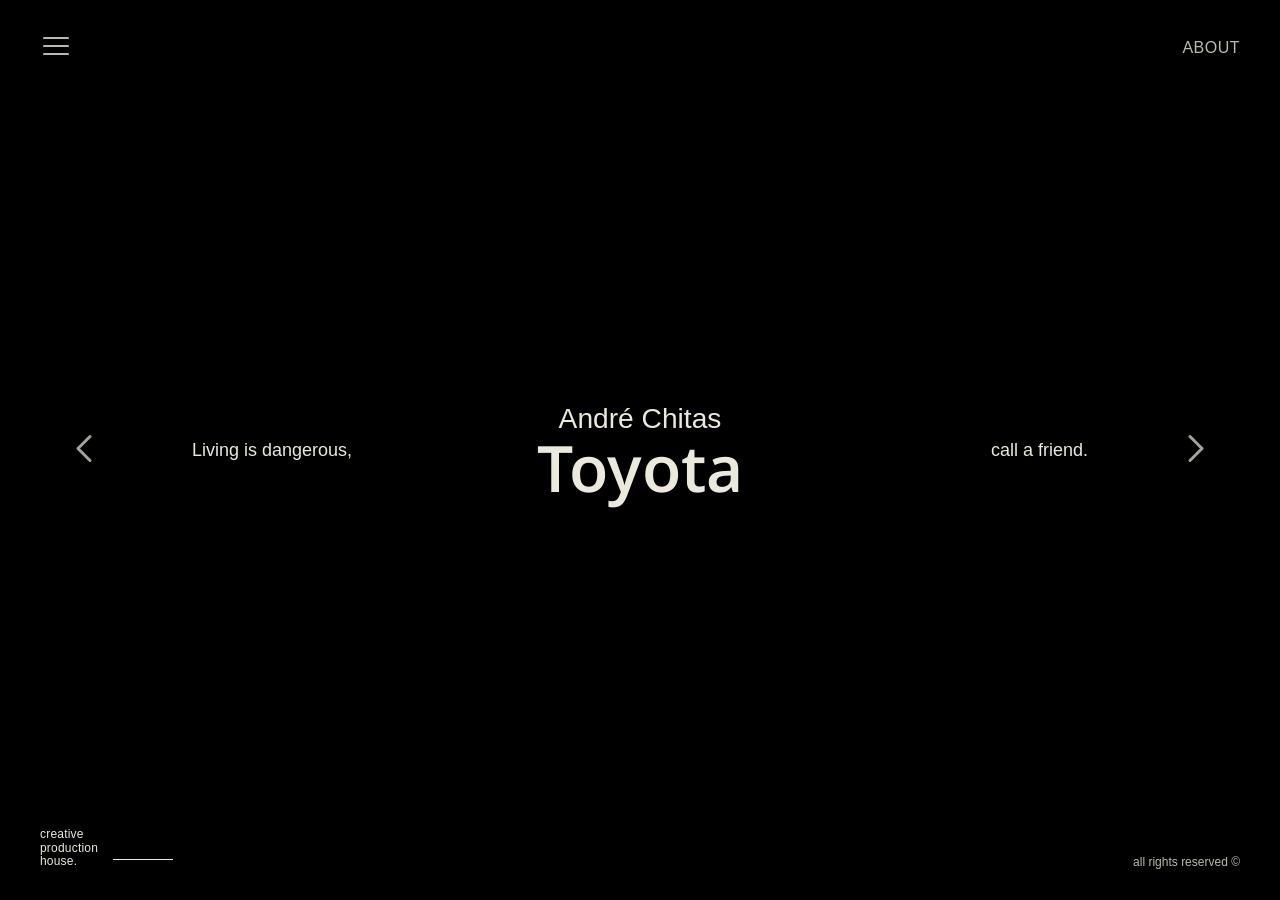
<file: index.html>
<!DOCTYPE html>
<html lang="pt">
<head>
    <meta charset="UTF-8">
    <meta name="viewport" content="width=device-width, initial-scale=1.0">
    <title>B Groove - Home</title>
    <link rel="icon" type="image/svg+xml" href="Asset 1.svg">
    
    <!-- CSS Global do Menu -->
    <link rel="stylesheet" href="nav.css"> 
    
    <!-- CSS Específico da Home -->
    <link rel="stylesheet" href="stylehome.css">
</head>
<body>

    <!-- MENU GLOBAL (Top Bar com Hambúrguer) -->
    <header class="top-bar">
        <button class="menu-toggle" id="menu-toggle" aria-label="Abrir menu">
            <svg width="32" height="32" viewBox="0 0 24 24" fill="none" stroke="currentColor" stroke-width="1.5" stroke-linecap="round">
                <line x1="3" y1="12" x2="21" y2="12"></line>
                <line x1="3" y1="6" x2="21" y2="6"></line>
                <line x1="3" y1="18" x2="21" y2="18"></line>
            </svg>
        </button>

        <a href="us.html" class="about-link">ABOUT</a>
    </header>

    <!-- Overlay do Menu -->
    <div class="nav-overlay" id="nav-overlay">
        <button class="nav-close" id="nav-close" aria-label="Fechar menu">
            <svg width="28" height="28" viewBox="0 0 24 24" fill="none" stroke="currentColor" stroke-width="1.5" stroke-linecap="round">
                <line x1="6" y1="6" x2="18" y2="18"></line>
                <line x1="18" y1="6" x2="6" y2="18"></line>
            </svg>
        </button>
        <nav class="nav-content">
            <a href="index.html" class="active" aria-label="Home">
                <div class="nav-logo"></div>
            </a>
            <a href="directors.html">directors</a>
            <a href="photographers.html">photographers</a>
            <a href="filmtv.html">film & tv</a>
            <a href="international.html">international</a>
            <a href="https://spritz.com.br/" target="_blank" rel="noopener">spritz</a>
            <a href="us.html">us.</a>
            <a href="contact.html">contact</a>
        </nav>
    </div>

    <!-- Vídeo de fundo Fullscreen -->
    <div class="menu-bg-video" id="menu-bg-video"></div>

    <!-- CAMADA DE CLIQUE NO FUNDO -->
    <div class="video-click-overlay" id="video-click-overlay"></div>

    <!-- Setas de Navegação do Vídeo -->
    <button class="nav-arrow left-arrow" id="prev-btn">
        <svg width="48" height="48" viewBox="0 0 24 24" fill="none" stroke="currentColor" stroke-width="1.5" stroke-linecap="round" stroke-linejoin="round">
            <polyline points="15 18 9 12 15 6"></polyline>
        </svg>
    </button>
    
    <button class="nav-arrow right-arrow" id="next-btn">
        <svg width="48" height="48" viewBox="0 0 24 24" fill="none" stroke="currentColor" stroke-width="1.5" stroke-linecap="round" stroke-linejoin="round">
            <polyline points="9 18 15 12 9 6"></polyline>
        </svg>
    </button>

    <!-- Callouts Laterais -->
    <div class="side-callout left">Living is dangerous,</div>
    <div class="side-callout right">call a friend.</div>

    <!-- Informação Central (Clicável) -->
    <div class="video-info-center" id="video-info-center">
        <div class="dir-name" id="main-dir-name"><br>André Chitas</div>
        <div class="brand-name" id="main-brand-name">Cobasi</div>
        
    </div>

    <!-- Footer -->
    <footer class="site-footer">
        <div class="footer-left">
            <div class="text">creative<br>production<br>house.</div>
            <div class="red-line"></div>
        </div>
        <div class="footer-right">
            <span class="copyright">all rights reserved ©</span>
        </div>
    </footer>

    <!-- PLAYER FULLSCREEN (MODAL) -->
    <div id="video-modal" class="video-modal">
        <button class="video-modal-close" id="video-modal-close" aria-label="Fechar vídeo">
            <svg width="32" height="32" viewBox="0 0 24 24" fill="none" stroke="currentColor" stroke-width="2" stroke-linecap="round">
                <line x1="6" y1="6" x2="18" y2="18"></line>
                <line x1="18" y1="6" x2="6" y2="18"></line>
            </svg>
        </button>
        <div class="video-modal-wrapper" id="video-modal-wrapper"></div>
    </div>

    <!-- Scripts -->
    <script src="nav.js"></script>
    <script src="scripthome.js"></script>

</body>
</html>
</file>
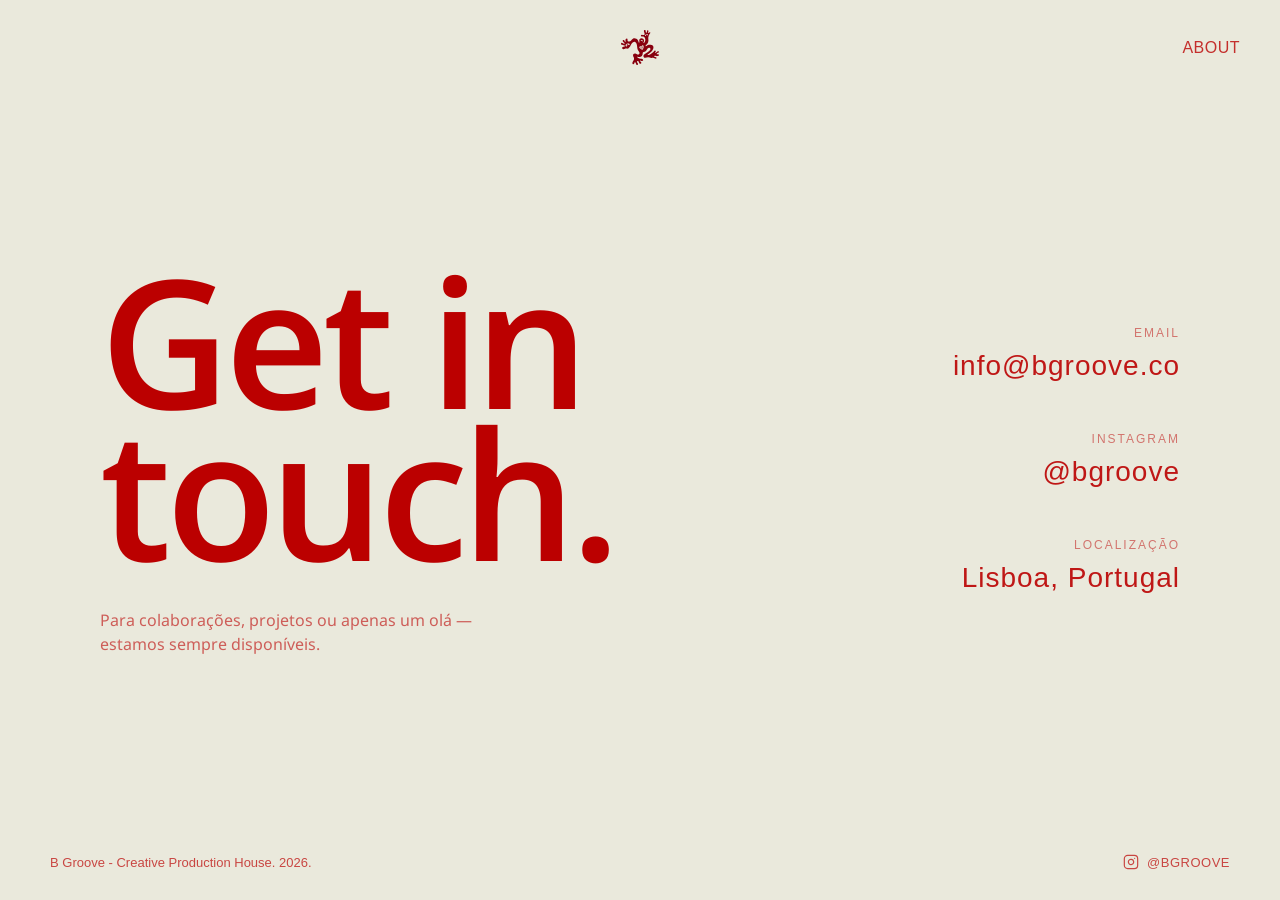
<file: contact.html>
<!DOCTYPE html>
<html lang="pt">
<head>
    <meta charset="UTF-8">
    <meta name="viewport" content="width=device-width, initial-scale=1.0">
    <title>B Groove - Contact</title>
    <link rel="icon" type="image/svg+xml" href="Asset 1.svg">
    
    <!-- CSS Global do Menu -->
    <link rel="stylesheet" href="nav.css">
    
    <!-- CSS Específico da Página -->
    <link rel="stylesheet" href="stylecontact.css">
</head>
<body>

    <!-- MENU GLOBAL (Overlay) -->
    <div class="nav-overlay" id="nav-overlay">
        <button class="nav-close" id="nav-close" aria-label="Fechar menu">
            <svg width="28" height="28" viewBox="0 0 24 24" fill="none" stroke="currentColor" stroke-width="1.5" stroke-linecap="round">
                <line x1="6" y1="6" x2="18" y2="18"></line>
                <line x1="18" y1="6" x2="6" y2="18"></line>
            </svg>
        </button>
        <nav class="nav-content">
            <a href="index.html" aria-label="Home">
                <div class="nav-logo"></div>
            </a>
            <a href="directors.html">directors</a>
            <a href="photographers.html">photographers</a>
            <a href="filmtv.html">film & tv</a>
            <a href="international.html">international</a>
            <a href="https://spritz.com.br/" target="_blank" rel="noopener">spritz</a>
            <a href="us.html">us.</a>
            <a href="contact.html" class="active">contact</a>
        </nav>
    </div>

    <!-- Top Bar (Logo Central) -->
    <header class="top-bar">
        <!-- Elemento vazio para compensar a grelha -->
        <div></div>
        
        <!-- Logo no centro (Abre o menu) -->
        <button class="logo-toggle-btn" id="logo-toggle" aria-label="Abrir menu">
            <img src="Asset 1.svg" alt="B Groove Logo">
        </button>
        
        <a href="us.html" class="about-link">ABOUT</a>
    </header>

    <!-- Conteúdo Principal -->
    <main class="contact-content">

        <div class="contact-left">
            <h1 class="contact-title">Get in<br>touch.</h1>
            <p class="contact-subtitle">
                Para colaborações, projetos ou apenas um olá — estamos sempre disponíveis.
            </p>
        </div>

        <div class="contact-right">

            <div class="contact-block">
                <span class="contact-label">Email</span>
                <a href="mailto:info@bgroove.co" class="contact-link">info@bgroove.co</a>
            </div>

            <div class="contact-block">
                <span class="contact-label">Instagram</span>
                <a href="https://www.instagram.com/bgroove.co/" target="_blank" rel="noopener" class="contact-link">@bgroove</a>
            </div>

            <div class="contact-block">
                <span class="contact-label">Localização</span>
                <span class="contact-link">Lisboa, Portugal</span>
            </div>

        </div>

    </main>

    <!-- Footer -->
    <footer class="site-footer">
        <p class="footer-desc">
            B Groove - Creative Production House. 2026.
        </p>

        <a href="https://www.instagram.com/bgroove.co/" target="_blank" rel="noopener" class="footer-instagram">
            <svg width="16" height="16" viewBox="0 0 24 24" fill="none" stroke="currentColor" stroke-width="1.8" stroke-linecap="round" stroke-linejoin="round">
                <rect x="2" y="2" width="20" height="20" rx="5" ry="5"></rect>
                <path d="M16 11.37A4 4 0 1 1 12.63 8 4 4 0 0 1 16 11.37z"></path>
                <line x1="17.5" y1="6.5" x2="17.51" y2="6.5"></line>
            </svg>
            <span>@bgroove</span>
        </a>
    </footer>

    <!-- Scripts -->
    <script src="nav.js"></script>

</body>
</html>
</file>
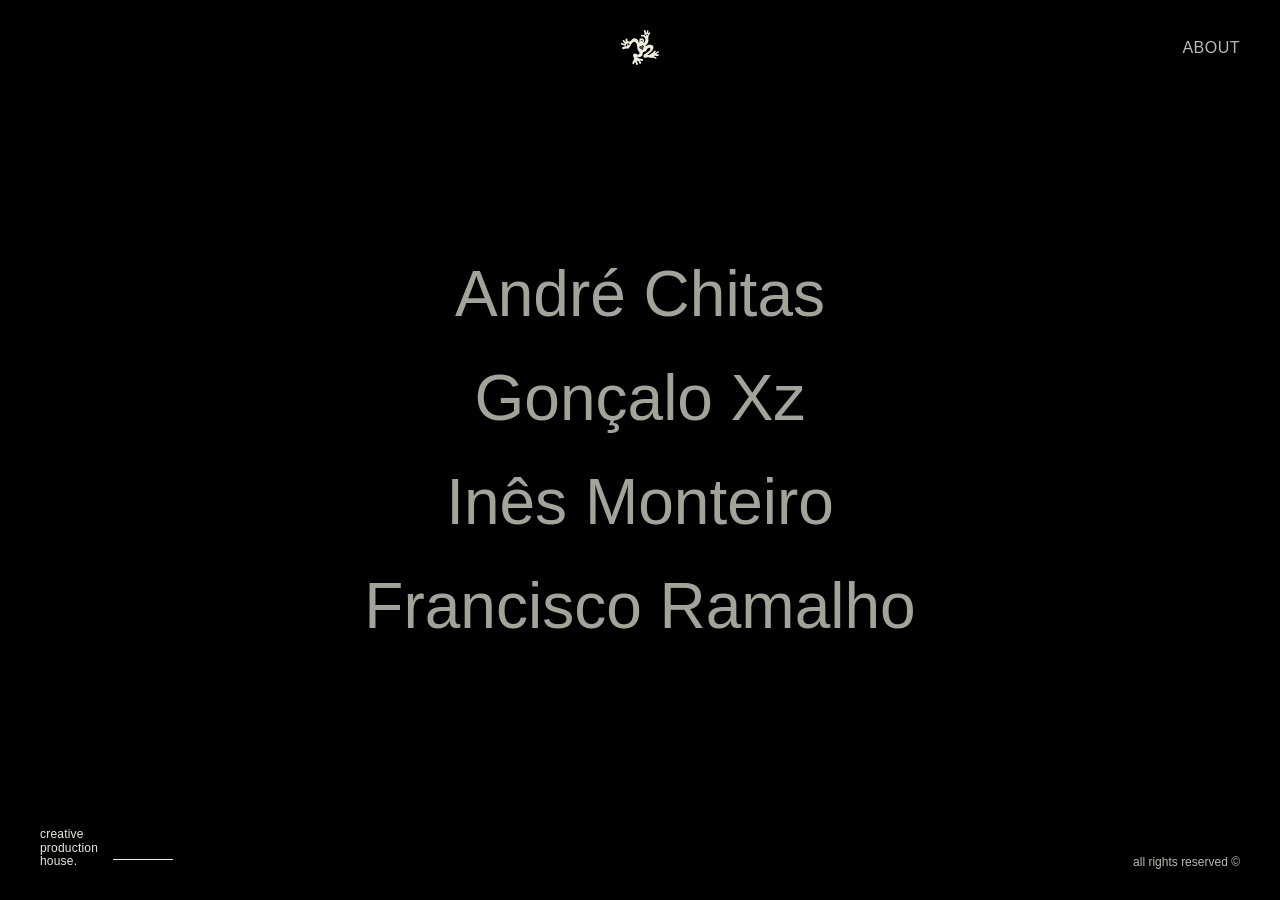
<file: directors.html>
<!DOCTYPE html>
<html lang="pt">
<head>
    <meta charset="UTF-8">
    <meta name="viewport" content="width=device-width, initial-scale=1.0">
    <title>B Groove - Directors</title>
    <link rel="icon" type="image/svg+xml" href="Asset 1.svg">
    
    <!-- CSS Global do Menu -->
    <link rel="stylesheet" href="nav.css">
    
    <!-- CSS Específico da Página -->
    <link rel="stylesheet" href="styledirectors.css">
</head>
<body>

    <!-- MENU GLOBAL (Overlay) -->
    <div class="nav-overlay" id="nav-overlay">
        <button class="nav-close" id="nav-close" aria-label="Fechar menu">
            <svg width="28" height="28" viewBox="0 0 24 24" fill="none" stroke="currentColor" stroke-width="1.5" stroke-linecap="round">
                <line x1="6" y1="6" x2="18" y2="18"></line>
                <line x1="18" y1="6" x2="6" y2="18"></line>
            </svg>
        </button>
        <nav class="nav-content">
            <a href="index.html" aria-label="Home">
                <div class="nav-logo"></div>
            </a>
            <a href="directors.html" class="active">directors</a>
            <a href="photographers.html">photographers</a>
            <a href="filmtv.html">film & tv</a>
            <a href="international.html">international</a>
            <a href="https://spritz.com.br/" target="_blank" rel="noopener">spritz</a>
            <a href="us.html">us.</a>
            <a href="contact.html">contact</a>
        </nav>
    </div>

    <!-- Top Bar -->
    <header class="top-bar">
        <button class="back-to-menu" id="back-to-menu">
            <svg width="18" height="18" viewBox="0 0 24 24" fill="none" stroke="currentColor" stroke-width="2" stroke-linecap="round" stroke-linejoin="round">
                <line x1="19" y1="12" x2="5" y2="12"></line>
                <polyline points="12 19 5 12 12 5"></polyline>
            </svg>
            Back to directors
        </button>

        <button class="logo-toggle-btn" id="logo-toggle" aria-label="Abrir menu">
            <img src="Asset 1.svg" alt="B Groove Logo">
        </button>
        
        <a href="us.html" class="about-link">ABOUT</a>
    </header>

    <!-- Vídeo de fundo aleatório (Menu Inicial) -->
    <div class="menu-bg-video" id="menu-bg-video"></div>

    <!-- Submenu de Diretores (Menu Inicial) -->
    <nav class="directors-submenu" id="directors-submenu">
        <a href="#" class="director-link" data-director="andre-chitas">André Chitas</a>
        <a href="#" class="director-link" data-director="goncalo-xz">Gonçalo Xz</a>
        <a href="#" class="director-link" data-director="ines-monteiro">Inês Monteiro</a>
        <a href="#" class="director-link" data-director="francisco-ramalho">Francisco Ramalho</a>
    </nav>

    <!-- Visão do Diretor (Player Fullscreen + Carrossel) -->
    <div class="director-view" id="director-view">
        
        <div class="video-section">
            
            <div class="main-iframe-wrapper" id="main-iframe-wrapper"></div>

            <!-- CAMADA DE CLIQUE NO FUNDO -->
            <div class="video-click-overlay" id="video-click-overlay"></div>

            <!-- Callouts fixos -->
            <div class="side-callout left">call a friend.</div>
            <div class="side-callout right">call a friend.</div>

            <!-- Setas de Navegação do Vídeo Principal -->
            <button class="nav-arrow left-arrow" id="prev-btn">
                <svg width="48" height="48" viewBox="0 0 24 24" fill="none" stroke="currentColor" stroke-width="1.5" stroke-linecap="round" stroke-linejoin="round">
                    <polyline points="15 18 9 12 15 6"></polyline>
                </svg>
            </button>
            
            <button class="nav-arrow right-arrow" id="next-btn">
                <svg width="48" height="48" viewBox="0 0 24 24" fill="none" stroke="currentColor" stroke-width="1.5" stroke-linecap="round" stroke-linejoin="round">
                    <polyline points="9 18 15 12 9 6"></polyline>
                </svg>
            </button>

            <!-- Informação Central (Clicável) -->
            <div class="video-info-center" id="video-info-center">
                <div class="dir-name" id="main-dir-name">Dir.<br>André Chitas</div>
                <div class="brand-name" id="main-brand-name">Marca</div>
            </div>

            <!-- Carrossel de Miniaturas (Embutido) -->
            <div class="inline-carousel-container">
                <div class="carousel-track" id="director-carousel-track"></div>
            </div>

        </div>

    </div>

    <!-- Footer -->
    <footer class="site-footer">
        <div class="footer-left">
            <div class="text">creative<br>production<br>house.</div>
            <div class="red-line"></div>
        </div>
        <div class="footer-right">
            <span class="copyright">all rights reserved ©</span>
        </div>
    </footer>

    <!-- PLAYER FULLSCREEN (MODAL) -->
    <div id="video-modal" class="video-modal">
        <button class="video-modal-close" id="video-modal-close" aria-label="Fechar vídeo">
            <svg width="32" height="32" viewBox="0 0 24 24" fill="none" stroke="currentColor" stroke-width="2" stroke-linecap="round">
                <line x1="6" y1="6" x2="18" y2="18"></line>
                <line x1="18" y1="6" x2="6" y2="18"></line>
            </svg>
        </button>
        <div class="video-modal-wrapper" id="video-modal-wrapper"></div>
    </div>

    <!-- Scripts -->
    <script src="https://cdnjs.cloudflare.com/ajax/libs/gsap/3.12.2/gsap.min.js"></script>
    <script src="nav.js"></script>
    <script src="scriptdirectors.js"></script>

</body>
</html>
</file>
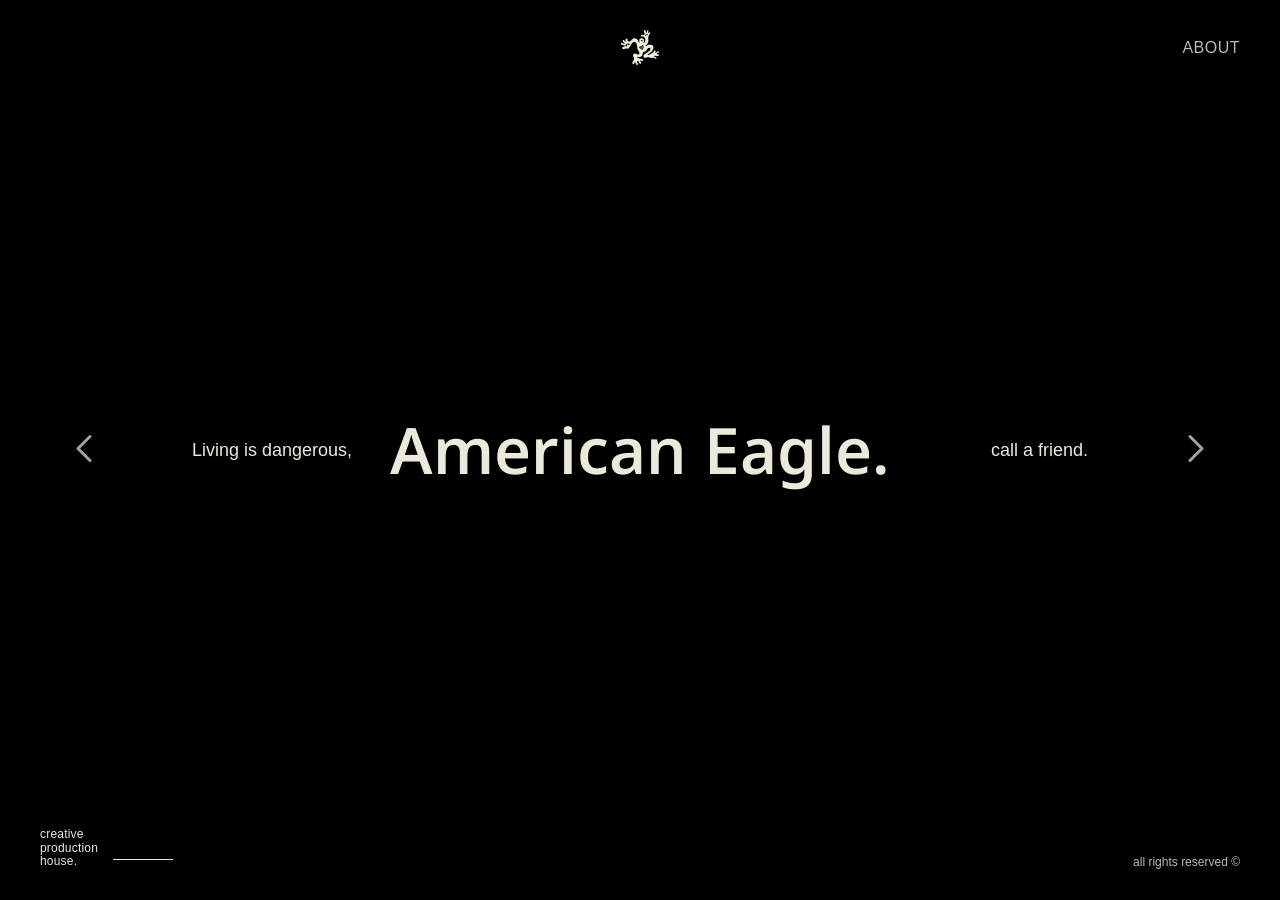
<file: international.html>
<!DOCTYPE html>
<html lang="pt">
<head>
    <meta charset="UTF-8">
    <meta name="viewport" content="width=device-width, initial-scale=1.0">
    <title>B Groove - International</title>
    <link rel="icon" type="image/svg+xml" href="Asset 1.svg">
    
    <!-- CSS Global do Menu -->
    <link rel="stylesheet" href="nav.css">
    
    <!-- CSS Específico da Página -->
    <link rel="stylesheet" href="styleinternational.css">
</head>
<body>

    <!-- MENU GLOBAL (Overlay) -->
    <div class="nav-overlay" id="nav-overlay">
        <button class="nav-close" id="nav-close" aria-label="Fechar menu">
            <svg width="28" height="28" viewBox="0 0 24 24" fill="none" stroke="currentColor" stroke-width="1.5" stroke-linecap="round">
                <line x1="6" y1="6" x2="18" y2="18"></line>
                <line x1="18" y1="6" x2="6" y2="18"></line>
            </svg>
        </button>
        <nav class="nav-content">
            <a href="index.html" aria-label="Home">
                <div class="nav-logo"></div>
            </a>
            <a href="directors.html">directors</a>
            <a href="photographers.html">photographers</a>
            <a href="filmtv.html">film & tv</a>
            <a href="international.html" class="active">international</a>
            <a href="https://spritz.com.br/" target="_blank" rel="noopener">spritz</a>
            <a href="us.html">us.</a>
            <a href="contact.html">contact</a>
        </nav>
    </div>

    <!-- Top Bar (Logo ao centro) -->
    <header class="top-bar">
        <div></div>
        <button class="logo-toggle-btn" id="logo-toggle" aria-label="Abrir menu">
            <img src="Asset 1.svg" alt="B Groove Logo">
        </button>
        <a href="us.html" class="about-link">ABOUT</a>
    </header>

    <!-- Vídeo de fundo Fullscreen -->
    <div class="menu-bg-video" id="menu-bg-video"></div>

    <!-- CAMADA DE CLIQUE NO FUNDO -->
    <div class="video-click-overlay" id="video-click-overlay"></div>

    <!-- Setas de Navegação do Vídeo -->
    <button class="nav-arrow left-arrow" id="prev-btn">
        <svg width="48" height="48" viewBox="0 0 24 24" fill="none" stroke="currentColor" stroke-width="1.5" stroke-linecap="round" stroke-linejoin="round">
            <polyline points="15 18 9 12 15 6"></polyline>
        </svg>
    </button>
    
    <button class="nav-arrow right-arrow" id="next-btn">
        <svg width="48" height="48" viewBox="0 0 24 24" fill="none" stroke="currentColor" stroke-width="1.5" stroke-linecap="round" stroke-linejoin="round">
            <polyline points="9 18 15 12 9 6"></polyline>
        </svg>
    </button>

    <!-- Callouts Laterais -->
    <div class="side-callout left">Living is dangerous,</div>
    <div class="side-callout right">call a friend.</div>

    <!-- Informação Central (Clicável) -->
    <div class="video-info-center" id="video-info-center">
        <div class="brand-name" id="main-brand-name">American Eagle.</div>
        
    </div>

    <!-- Footer -->
    <footer class="site-footer">
        <div class="footer-left">
            <div class="text">creative<br>production<br>house.</div>
            <div class="red-line"></div>
        </div>
        <div class="footer-right">
            <span class="copyright">all rights reserved ©</span>
        </div>
    </footer>

    <!-- PLAYER FULLSCREEN (MODAL) -->
    <div id="video-modal" class="video-modal">
        <button class="video-modal-close" id="video-modal-close" aria-label="Fechar vídeo">
            <svg width="32" height="32" viewBox="0 0 24 24" fill="none" stroke="currentColor" stroke-width="2" stroke-linecap="round">
                <line x1="6" y1="6" x2="18" y2="18"></line>
                <line x1="18" y1="6" x2="6" y2="18"></line>
            </svg>
        </button>
        <div class="video-modal-wrapper" id="video-modal-wrapper"></div>
    </div>

    <!-- Scripts -->
    <script src="nav.js"></script>
    <script src="scriptinternational.js"></script>

</body>
</html>
</file>
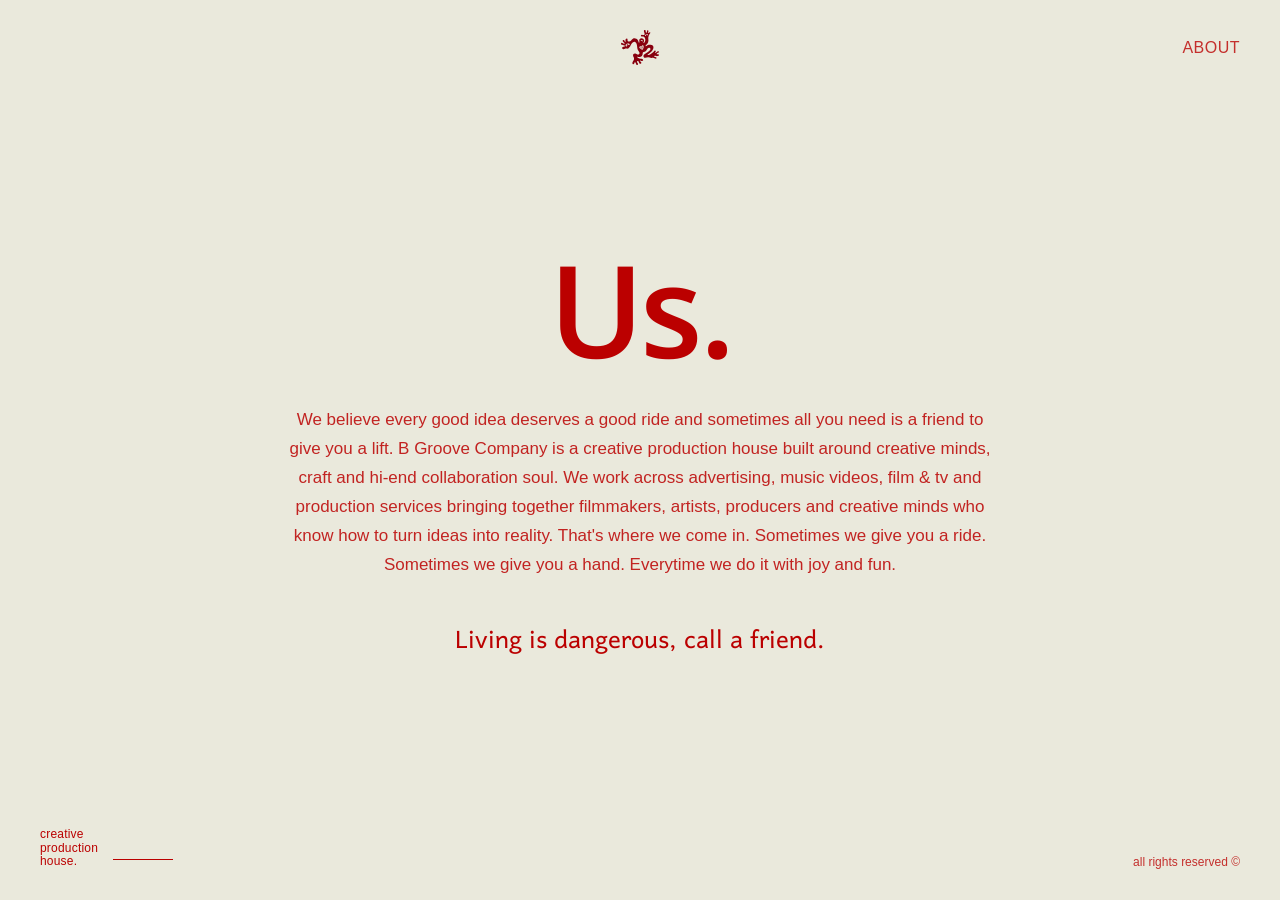
<file: us.html>
<!DOCTYPE html>
<html lang="pt">
<head>
    <meta charset="UTF-8">
    <meta name="viewport" content="width=device-width, initial-scale=1.0">
    <title>B Groove - Us.</title>
    <link rel="icon" type="image/svg+xml" href="Asset 1.svg">
    
    <!-- CSS Global do Menu -->
    <link rel="stylesheet" href="nav.css">
    
    <!-- CSS Específico da Página -->
    <link rel="stylesheet" href="styleus.css">
</head>
<body>

    <!-- MENU GLOBAL (Overlay) -->
    <div class="nav-overlay" id="nav-overlay">
        <button class="nav-close" id="nav-close" aria-label="Fechar menu">
            <svg width="28" height="28" viewBox="0 0 24 24" fill="none" stroke="currentColor" stroke-width="1.5" stroke-linecap="round">
                <line x1="6" y1="6" x2="18" y2="18"></line>
                <line x1="18" y1="6" x2="6" y2="18"></line>
            </svg>
        </button>
        <nav class="nav-content">
            <a href="index.html" aria-label="Home">
                <div class="nav-logo"></div>
            </a>
            <a href="directors.html">directors</a>
            <a href="photographers.html">photographers</a>
            <a href="filmtv.html">film & tv</a>
            <a href="international.html">international</a>
            <a href="https://spritz.com.br/" target="_blank" rel="noopener">spritz</a>
            <a href="us.html" class="active">us.</a>
            <a href="contact.html">contact</a>
        </nav>
    </div>

    <!-- Top Bar (Logo ao centro) -->
    <header class="top-bar">
        <!-- Elemento vazio para compensar a grelha do lado esquerdo -->
        <div></div>
        
        <!-- Logo no centro (Abre o menu) -->
        <button class="logo-toggle-btn" id="logo-toggle" aria-label="Abrir menu">
            <img src="Asset 1.svg" alt="B Groove Logo">
        </button>
        
        <a href="us.html" class="about-link">ABOUT</a>
    </header>

    <!-- Conteúdo Principal -->
    <main class="us-content">
        <div class="us-header">
            <h1 class="us-title">Us.</h1>
        </div>

        <div class="us-text-block">
            <p class="us-text">
                We believe every good idea deserves a good ride and sometimes all you need is a friend to give you a lift. B Groove Company is a creative production house built around creative minds, craft and hi-end collaboration soul. We work across advertising, music videos, film & tv and production services bringing together filmmakers, artists, producers and creative minds who know how to turn ideas into reality. That's where we come in. Sometimes we give you a ride. Sometimes we give you a hand. Everytime we do it with joy and fun.
            </p>

            <p class="us-tagline">
                Living is dangerous, call a friend.
            </p>
        </div>
    </main>

    <!-- Footer -->
    <footer class="site-footer">
        <div class="footer-left">
            <div class="text">creative<br>production<br>house.</div>
            <div class="red-line"></div>
        </div>
        <div class="footer-right">
            <span class="copyright">all rights reserved ©</span>
        </div>
    </footer>

    <!-- Scripts -->
    <script src="nav.js"></script>

</body>
</html>
</file>
<file: nav.css>
@import url('https://api.fontshare.com/v2/css?f[]=general-sans@400,500,600,700&display=swap');
@import url('https://fonts.googleapis.com/css2?family=Harmattan:wght@400;500;600;700&display=swap');

/* ==========================================================================
   BARRA SUPERIOR (Suporta o Hambúrguer, Logo Central e About)
   ========================================================================== */
.top-bar {
    position: fixed; 
    top: 0; 
    left: 0; 
    width: 100%; 
    padding: 30px 40px;
    display: flex; 
    justify-content: space-between; /* Para a Home (Hambúrguer + About) */
    align-items: center; 
    z-index: 1000; /* Fica abaixo do overlay */
    pointer-events: none;
}

/* Força o layout de 3 colunas nas páginas que têm a logo ao centro */
.top-bar:has(.logo-toggle-btn) {
    display: grid;
    grid-template-columns: 1fr auto 1fr;
}

/* Elementos clicáveis da barra */
.menu-toggle, .logo-toggle-btn, .about-link, .back-to-menu { 
    pointer-events: auto; 
}

/* Botão Hambúrguer (Home) */
.menu-toggle {
    background: none; 
    border: none; 
    color: #eae9dc; /* Bege */
    cursor: pointer;
    padding: 0; 
    opacity: 0.8; 
    transition: opacity 0.3s ease;
}
.menu-toggle:hover { opacity: 1; }
.menu-toggle svg { stroke: #eae9dc; }

/* Botão Logo (Diretores, Filmes, etc.) */
.logo-toggle-btn {
    justify-self: center; 
    background: transparent;
    border: none;
    padding: 0;
    cursor: pointer;
    transition: transform 0.3s ease;
}
.logo-toggle-btn:hover { transform: scale(1.05); }
.logo-toggle-btn img { 
    height: 35px; 
    width: auto; 
    display: block; 
    /* Nota: A cor da logo no topo é controlada pelo CSS de cada página */
}

/* Link About */
.about-link { 
    justify-self: end;
    font-family: 'General Sans', sans-serif; 
    color: #eae9dc; /* Bege */
    text-decoration: none; 
    font-size: 16px; 
    font-weight: 400; 
    letter-spacing: 0.5px; 
    text-transform: uppercase;
    opacity: 0.8; 
    transition: opacity 0.3s ease;
}
.about-link:hover { opacity: 1; }

/* Botão Back to directors (Opcional) */
.back-to-menu {
    justify-self: start;
    background: transparent; border: none; color: #eae9dc;
    font-family: 'General Sans', sans-serif; font-size: 14px; padding: 0;
    cursor: pointer; opacity: 0.7; transition: opacity 0.3s ease, transform 0.3s ease;
    display: flex; align-items: center; gap: 8px;
}
.back-to-menu:hover { opacity: 1; transform: translateX(-5px); }


/* ==========================================================================
   MENU OVERLAY (Fundo Preto Transparente)
   ========================================================================== */
.nav-overlay {
    position: fixed; 
    inset: 0; 
    background: rgba(0, 0, 0, 0.65); /* Preto com opacidade */
    backdrop-filter: blur(8px); 
    -webkit-backdrop-filter: blur(8px);
    display: flex; 
    align-items: center; 
    justify-content: center; 
    opacity: 0; 
    pointer-events: none; 
    visibility: hidden;
    transition: opacity 0.5s ease, visibility 0.5s ease; 
    z-index: 999999; /* Z-index alto para cobrir o top-bar */
}

.nav-overlay.is-open { 
    opacity: 1; 
    pointer-events: auto; 
    visibility: visible; 
}

/* Conteúdo do Menu (Links) */
.nav-content { 
    display: flex; 
    flex-direction: column; 
    gap: 20px; 
    text-align: center; 
}

.nav-content a { 
    font-family: 'General Sans', sans-serif; 
    font-weight: 400; 
    color: #eae9dc; /* Bege */
    text-decoration: none; 
    font-size: 24px; 
    opacity: 0.6; 
    transition: opacity 0.3s ease; 
}

.nav-content a:hover, 
.nav-content a.active { 
    opacity: 1; 
}

/* Logo no Menu (Pintada de Bege via máscara CSS) */
.nav-content a .nav-logo {
    height: 40px;
    width: 40px; 
    margin: 0 auto 10px auto;
    display: block;
    background-color: #eae9dc; /* Bege */
    
    -webkit-mask-image: url('Asset 1.svg');
    mask-image: url('Asset 1.svg');
    -webkit-mask-size: contain;
    mask-size: contain;
    -webkit-mask-repeat: no-repeat;
    mask-repeat: no-repeat;
    -webkit-mask-position: center;
    mask-position: center;
}

/* Botão Fechar (Movido para a Esquerda) */
.nav-close { 
    position: absolute; 
    top: 30px; 
    left: 40px; /* Movido para a esquerda para não colidir com o ABOUT */
    background: none; 
    border: none; 
    color: #eae9dc; /* Bege */
    cursor: pointer; 
    padding: 8px; 
    opacity: 0.5; 
    transition: opacity 0.3s ease, transform 0.3s ease; 
    z-index: 1000000;
}

.nav-close:hover { 
    opacity: 1; 
    transform: rotate(90deg); 
}
</file>
<file: stylehome.css>
@import url('https://api.fontshare.com/v2/css?f[]=general-sans@400,500,600,700&display=swap');
@import url('https://fonts.googleapis.com/css2?family=Harmattan:wght@400;500;600;700&display=swap');
@import url('https://fonts.googleapis.com/css2?family=PT+Sans:wght@400;700&display=swap');
@import url('https://fonts.googleapis.com/css2?family=Noto+Sans:wght@400;600;700&display=swap');

* {
    margin: 0;
    padding: 0;
    box-sizing: border-box;
}

html, body {
    width: 100%;
    height: 100%;
    overflow: hidden;
    background-color: #000;
    font-family: 'General Sans', sans-serif; 
    color: #eae9dc; /* Bege */
    user-select: none;
    overscroll-behavior: none;
}

/* ==========================================================================
   REFORÇO DO BOTÃO HAMBÚRGUER
   ========================================================================== */
.top-bar {
    position: fixed; top: 0; left: 0; width: 100%; padding: 30px 40px;
    display: flex; justify-content: space-between; align-items: center; 
    z-index: 99999; pointer-events: none;
}

.menu-toggle {
    pointer-events: auto; display: block !important; background: none; 
    border: none; color: #eae9dc !important; cursor: pointer;
    padding: 0; opacity: 0.8; transition: opacity 0.3s ease;
}
.menu-toggle:hover { opacity: 1; }
.menu-toggle svg { stroke: #eae9dc !important; }

.about-link { 
    pointer-events: auto;
    font-family: 'General Sans', sans-serif; 
    color: #eae9dc; text-decoration: none; 
    font-size: 16px; font-weight: 400; letter-spacing: 0.5px; text-transform: uppercase;
    opacity: 0.8; transition: opacity 0.3s ease;
}
.about-link:hover { opacity: 1; }

/* ==========================================================================
   VÍDEO FULLSCREEN
   ========================================================================== */
.menu-bg-video { 
    position: fixed; inset: 0; z-index: 1; overflow: hidden; background: #000; pointer-events: none; 
}
.menu-bg-video iframe { 
    width: 100%; height: 100%; border: 0; object-fit: cover; transform: scale(1.55); 
}

/* ==========================================================================
   SETAS DE NAVEGAÇÃO
   ========================================================================== */
.nav-arrow { 
    position: absolute; top: 50%; transform: translateY(-50%); background: none; border: none; color: #eae9dc; 
    cursor: pointer; padding: 20px; z-index: 100; opacity: 0.7; transition: opacity 0.3s ease, transform 0.3s ease; 
}
.nav-arrow:hover { opacity: 1; transform: translateY(-50%) scale(1.1); }
.left-arrow { left: 40px; }
.right-arrow { right: 40px; }

/* ==========================================================================
   TEXTOS (Callouts e Informação Central)
   ========================================================================== */
.side-callout { 
    position: fixed; top: 50%; transform: translateY(-50%); 
    font-family: 'General Sans', sans-serif; font-size: 18px; color: #eae9dc; 
    z-index: 10; pointer-events: none; 
}
.side-callout.left { left: 15vw; }
.side-callout.right { right: 15vw; }

.video-info-center { 
    position: fixed; top: 50%; left: 50%; transform: translate(-50%, -50%); 
    text-align: center; color: #eae9dc; z-index: 10; display: flex; flex-direction: column; 
    align-items: center; width: 90%; 
    cursor: pointer; pointer-events: auto; 
}

.video-info-center .dir-name { 
    font-family: 'General Sans', sans-serif; 
    font-size: clamp(1.5rem, 2.2vw, 2.2rem);
    font-weight: 400; line-height: 1.1; margin-bottom: 4px; 
    opacity: 0.95; transition: opacity 0.3s ease;
}

.video-info-center .brand-name { 
    font-family: 'Noto Sans', sans-serif !important; 
    font-size: clamp(2.0rem, 5vw, 6rem); 
    font-weight: 560; line-height: 0.9; 
    transition: opacity 0.3s ease;
}

.video-info-center:hover .dir-name,
.video-info-center:hover .brand-name { opacity: 0.7; }

/* ==========================================================================
   FOOTER
   ========================================================================== */
.site-footer { 
    position: fixed; bottom: 30px; left: 0; width: 100%; padding: 0 40px; 
    display: flex; justify-content: space-between; align-items: flex-end; 
    z-index: 100; pointer-events: none; 
}
.footer-left { display: flex; align-items: flex-end; gap: 15px; pointer-events: auto; }
.footer-left .text { 
    font-family: 'General Sans', sans-serif; font-size: 12px; line-height: 1.1; text-transform: lowercase; 
    letter-spacing: 0.2px; margin-bottom: 2px; color: #eae9dc; 
}
.red-line { width: 60px; height: 1.5px; background-color: #eae9dc; margin-bottom: 10px; }
.footer-right { pointer-events: auto; }
.copyright { font-family: 'General Sans', sans-serif; font-size: 12px; opacity: 0.8; color: #eae9dc; }

/* ==========================================================================
   PLAYER FULLSCREEN (MODAL)
   ========================================================================== */
.video-click-overlay { position: fixed; inset: 0; z-index: 5; cursor: pointer; }

.video-modal {
    position: fixed; inset: 0; background: #000; z-index: 999999;
    display: none; align-items: center; justify-content: center;
    opacity: 0; transition: opacity 0.3s ease;
}
.video-modal.is-open { display: flex; opacity: 1; }
.video-modal-wrapper { width: 100%; height: 100%; }
.video-modal-wrapper iframe { width: 100%; height: 100%; border: 0; }

.video-modal-close {
    position: absolute; top: 30px; right: 40px;
    background: transparent; border: none; color: #eae9dc;
    cursor: pointer; z-index: 1000000; opacity: 0.7;
    transition: opacity 0.3s ease, transform 0.3s ease;
}
.video-modal-close:hover { opacity: 1; transform: rotate(90deg); }
</file>
<file: stylecontact.css>
@import url('https://api.fontshare.com/v2/css?f[]=general-sans@400,500,600,700&display=swap');
@import url('https://fonts.googleapis.com/css2?family=Harmattan:wght@400;700&display=swap');
@import url('https://fonts.googleapis.com/css2?family=PT+Sans:wght@400;700&display=swap');
@import url('https://fonts.googleapis.com/css2?family=Noto+Sans:wght@400;600;700&display=swap');

* {
    margin: 0;
    padding: 0;
    box-sizing: border-box;
}

html, body {
    width: 100%;
    height: 100%;
    overflow: hidden;
    background-color: #eae9dc; /* Fundo Creme (igual ao Us.) */
    font-family: 'General Sans', sans-serif;
    color: #bb0000; /* Texto Vermelho (igual ao Us.) */
    user-select: none;
    overscroll-behavior: none;
}

/* ==========================================================================
   TOP BAR (Específico para manter a logo centrada e vermelha)
   ========================================================================== */
.top-bar {
    position: fixed; top: 0; left: 0; width: 100%; padding: 30px 40px;
    display: grid; 
    grid-template-columns: 1fr auto 1fr; 
    align-items: center; z-index: 1000;
    pointer-events: none;
}

.logo-toggle-btn, .about-link {
    pointer-events: auto;
}

.logo-toggle-btn { 
    justify-self: center; 
    background: transparent;
    border: none;
    padding: 0;
    cursor: pointer; 
    transition: transform 0.3s ease; 
}
.logo-toggle-btn:hover { transform: scale(1.05); }

/* Logo Vermelha */
.logo-toggle-btn img {
    height: 35px; 
    width: auto; 
    display: block;
    filter: brightness(0) saturate(100%) invert(9%) sepia(80%) saturate(5000%) hue-rotate(345deg) brightness(85%) contrast(110%);
}

.about-link { 
    justify-self: end; 
    font-family: 'General Sans', sans-serif; 
    color: #bb0000; 
    text-decoration: none; 
    font-size: 16px; 
    font-weight: 400; 
    letter-spacing: 0.5px; 
    text-transform: uppercase;
    opacity: 0.8; 
    transition: opacity 0.3s ease;
}
.about-link:hover { opacity: 1; }

/* ==========================================================================
   CONTEÚDO DE CONTACTO
   ========================================================================== */
.contact-content {
    position: fixed;
    top: 0;
    left: 0;
    width: 100vw;
    height: 100vh;
    display: flex;
    justify-content: space-between;
    align-items: center;
    padding: 120px 100px 100px;
    gap: 60px;
    z-index: 1;
}

/* ----- Lado Esquerdo: Título Grande ----- */
.contact-left {
    flex: 1;
    max-width: 50%;
}

.contact-title {
    font-family: 'Noto Sans', sans-serif !important;
    font-size: clamp(6rem, 14vw, 16rem);
    font-weight: 560;
    line-height: 0.85;
    letter-spacing: -0.03em;
    color: #bb0000;
    margin-bottom: 40px;
}

.contact-subtitle {
    font-family: 'Noto Sans', sans-serif !important;
    font-size: 16px;
    font-weight: 400;
    line-height: 1.5;
    color: #bb0000;
    opacity: 0.6;
    max-width: 380px;
}

/* ----- Lado Direito: Blocos de Contacto ----- */
.contact-right {
    flex: 1;
    max-width: 45%;
    display: flex;
    flex-direction: column;
    gap: 50px;
    align-items: flex-end;
    text-align: right;
}

.contact-block {
    display: flex;
    flex-direction: column;
    gap: 10px;
    align-items: flex-end;
}

.contact-label {
    font-family: 'General Sans', sans-serif;
    font-size: 12px;
    font-weight: 500;
    letter-spacing: 2px;
    text-transform: uppercase;
    color: #bb0000;
    opacity: 0.5;
}

.contact-link {
    font-family: 'General Sans', sans-serif;
    font-size: 28px;
    font-weight: 500;
    letter-spacing: 1px;
    color: #bb0000;
    text-decoration: none;
    opacity: 0.9;
    transition: opacity 0.3s ease, transform 0.3s ease;
    display: inline-block;
}

a.contact-link:hover {
    opacity: 1;
    transform: translateX(-6px);
}

/* ==========================================================================
   FOOTER
   ========================================================================== */
.site-footer {
    position: fixed;
    bottom: 30px;
    left: 0;
    width: 100%;
    z-index: 10;
    display: flex;
    justify-content: space-between;
    align-items: center;
    padding: 0 50px;
    pointer-events: none;
    opacity: 0.7;
    transition: opacity 0.4s ease;
}

.site-footer:hover {
    opacity: 1;
}

.site-footer * {
    pointer-events: auto;
}

.footer-desc {
    font-family: 'General Sans', sans-serif;
    font-size: 13px;
    font-weight: 400;
    color: #bb0000;
}

.footer-instagram {
    display: inline-flex;
    align-items: center;
    gap: 8px;
    font-family: 'General Sans', sans-serif;
    font-size: 13px;
    font-weight: 500;
    letter-spacing: 0.5px;
    text-transform: uppercase;
    color: #bb0000;
    text-decoration: none;
    transition: transform 0.3s ease, opacity 0.3s ease;
}

.footer-instagram:hover {
    transform: translateY(-2px);
    opacity: 0.8;
}

.footer-instagram svg {
    display: block;
}

/* ==========================================================================
   RESPONSIVO
   ========================================================================== */
@media (max-width: 900px) {
    .contact-content {
        flex-direction: column;
        justify-content: flex-start;
        align-items: flex-start;
        padding: 140px 40px 100px;
        gap: 40px;
        overflow-y: auto;
    }

    .contact-left,
    .contact-right {
        max-width: 100%;
        align-items: flex-start;
        text-align: left;
    }

    .contact-block {
        align-items: flex-start;
    }

    a.contact-link:hover {
        transform: translateX(6px);
    }

    .contact-title {
        margin-bottom: 20px;
    }
}

@media (max-width: 900px) {
    .contact-content {
        padding: 140px 30px 100px;
    }

    .contact-title {
        font-size: 3rem;
    }

    .contact-subtitle {
        font-size: 13px;
    }

    .contact-link {
        font-size: 20px;
    }

    .logo-toggle-btn img {
        height: 28px;
    }

    .site-footer {
        bottom: 15px;
        flex-direction: column;
        gap: 8px;
        padding: 0 20px;
        text-align: center;
    }

    .footer-desc,
    .footer-instagram {
        font-size: 11px;
    }
}
</file>
<file: styledirectors.css>
@import url('https://api.fontshare.com/v2/css?f[]=general-sans@400,500,600,700&display=swap');
@import url('https://fonts.googleapis.com/css2?family=PT+Sans:wght@400;700&display=swap');
@import url('https://fonts.googleapis.com/css2?family=Noto+Sans:wght@400;600;700&display=swap');

* { margin: 0; padding: 0; box-sizing: border-box; }

html, body {
    width: 100%; height: 100%; overflow: hidden;
    background-color: #eae9dc;
    font-family: 'General Sans', sans-serif;
    color: #bb0000;
    user-select: none; overscroll-behavior: none;
}

/* ==========================================================================
   TOP BAR
   ========================================================================== */
.top-bar {
    position: fixed; top: 0; left: 0; width: 100%; padding: 30px 40px;
    display: grid; grid-template-columns: 1fr auto 1fr; 
    align-items: center; z-index: 1000; pointer-events: none;
}
.back-to-menu, .logo-toggle-btn, .about-link { pointer-events: auto; }

.back-to-menu {
    justify-self: start; background: transparent; border: none; color: #eae9dc;
    font-family: 'General Sans', sans-serif; font-size: 14px; padding: 0;
    cursor: pointer; opacity: 0.7; transition: opacity 0.3s ease, transform 0.3s ease;
    display: flex; align-items: center; gap: 8px;
}
.back-to-menu:hover { opacity: 1; transform: translateX(-5px); }

.logo-toggle-btn {
    justify-self: center; background: transparent; border: none; padding: 0;
    cursor: pointer; transition: transform 0.3s ease;
}
.logo-toggle-btn:hover { transform: scale(1.05); }

/* LOGO BEGE (Filtro CSS para #eae9dc) */
.logo-toggle-btn img { 
    height: 35px; width: auto; display: block; 
    filter: brightness(0) saturate(100%) invert(94%) sepia(10%) saturate(220%) hue-rotate(15deg) brightness(103%) contrast(87%);
}

.about-link { 
    justify-self: end; font-family: 'General Sans', sans-serif; color: #eae9dc; text-decoration: none; 
    font-size: 16px; font-weight: 400; letter-spacing: 0.5px; text-transform: uppercase;
    opacity: 0.8; transition: opacity 0.3s ease;
}
.about-link:hover { opacity: 1; }

/* ==========================================================================
   VÍDEO DE FUNDO & SUBMENU INICIAL
   ========================================================================== */
.menu-bg-video { position: fixed; inset: 0; z-index: 5; overflow: hidden; background: #000; pointer-events: none; transition: opacity 0.5s ease; }
.menu-bg-video iframe { width: 100%; height: 100%; border: 0; object-fit: cover; transform: scale(1.55); }

.directors-submenu { position: fixed; inset: 0; display: flex; flex-direction: column; align-items: center; justify-content: center; gap: 30px; z-index: 50; background: transparent; transition: opacity 0.5s ease; }

.director-link { 
    font-family: 'General Sans', sans-serif; font-weight: 400; font-size: clamp(2.5rem, 5vw, 4.5rem); 
    color: #eae9dc; text-decoration: none; text-align: center; opacity: 0.7;
    transition: opacity 0.3s ease, transform 0.3s ease; 
}
.director-link:hover { opacity: 1; transform: scale(1.05); color: #eae9dc; }

/* ==========================================================================
   VISÃO DO DIRETOR
   ========================================================================== */
.director-view { position: fixed; inset: 0; z-index: 10; display: none; }
.director-view.active { display: block; }

.video-section { height: 100vh; width: 100vw; position: relative; background: #000; overflow: hidden; }

.main-iframe-wrapper { position: absolute; inset: 0; z-index: 1; }
.main-iframe-wrapper iframe { width: 100%; height: 100%; border: 0; object-fit: cover; transform: scale(1.55); }

.side-callout { position: absolute; top: 50%; transform: translateY(-50%); font-family: 'General Sans', sans-serif; font-size: 18px; color: #eae9dc; z-index: 100; pointer-events: none; }
.side-callout.left { left: 15vw; }
.side-callout.right { right: 15vw; }

.nav-arrow { position: absolute; top: 50%; transform: translateY(-50%); background: none; border: none; color: #eae9dc; cursor: pointer; padding: 20px; z-index: 100; opacity: 0.7; transition: opacity 0.3s ease, transform 0.3s ease; }
.nav-arrow:hover { opacity: 1; transform: translateY(-50%) scale(1.1); }
.left-arrow { left: 40px; }
.right-arrow { right: 40px; }
.nav-arrow.hidden { display: none; }

.video-info-center { 
    position: absolute; top: 50%; left: 50%; transform: translate(-50%, -50%); 
    text-align: center; color: #eae9dc; z-index: 10; display: flex; flex-direction: column; 
    align-items: center; width: 90%; cursor: pointer; pointer-events: auto;
}

.video-info-center .dir-name { 
    font-family: 'General Sans', sans-serif !important; font-size: clamp(1rem, 1.5vw, 1.4rem);
    font-weight: 400; line-height: 1; margin-bottom: 6px; 
    opacity: 0.95; transition: opacity 0.3s ease;
}

.video-info-center .brand-name { 
    font-family: 'Noto Sans', sans-serif !important; font-size: clamp(2.0rem, 5vw, 6rem); 
    font-weight: 560; line-height: 0.9; 
    transition: opacity 0.3s ease;
}

.video-info-center:hover .dir-name,
.video-info-center:hover .brand-name { opacity: 0.7; }

/* ==========================================================================
   CARROSSEL
   ========================================================================== */
.inline-carousel-container {
    position: absolute; bottom: 60px; left: 50%; transform: translateX(-50%);
    width: 100vw; 
    height: 17.25vh; /* Aumentado de 15vh (+15%) */
    z-index: 50; display: flex; align-items: center; justify-content: center;
    pointer-events: none; 
}
.inline-carousel-container .carousel-track { position: relative; width: 100%; height: 100%; pointer-events: auto; }
.carousel-item { 
    position: absolute; top: 50%; left: 50%; 
    width: 13.8vw; /* Aumentado de 12vw (+15%) */
    aspect-ratio: 16 / 9; 
    transform-origin: center center; will-change: transform, opacity; background: #111; 
    cursor: pointer; overflow: hidden;
}
.carousel-item .poster-preview { width: 100%; height: 100%; object-fit: cover; display: block; pointer-events: none; opacity: 0.5; transition: opacity 0.3s ease; }
.carousel-item.active-item .poster-preview { opacity: 1; }

/* ==========================================================================
   FOOTER
   ========================================================================== */
.site-footer { 
    position: fixed; bottom: 30px; left: 0; width: 100%; padding: 0 40px; 
    display: flex; justify-content: space-between; align-items: flex-end; 
    z-index: 100; pointer-events: none; 
}
.footer-left { display: flex; align-items: flex-end; gap: 15px; pointer-events: auto; }
.footer-left .text { font-family: 'General Sans', sans-serif; font-size: 12px; line-height: 1.1; text-transform: lowercase; letter-spacing: 0.2px; margin-bottom: 2px; color: #eae9dc; }
.red-line { width: 60px; height: 1.5px; background-color: #eae9dc; margin-bottom: 10px; }
.footer-right { pointer-events: auto; }
.copyright { font-family: 'General Sans', sans-serif; font-size: 12px; opacity: 0.8; color: #eae9dc; }

/* ==========================================================================
   PLAYER FULLSCREEN (MODAL)
   ========================================================================== */
.video-click-overlay { position: absolute; inset: 0; z-index: 5; cursor: pointer; }

.video-modal {
    position: fixed; inset: 0; background: #000; z-index: 99999;
    display: none; align-items: center; justify-content: center;
    opacity: 0; transition: opacity 0.3s ease;
}
.video-modal.is-open { display: flex; opacity: 1; }
.video-modal-wrapper { width: 100%; height: 100%; }
.video-modal-wrapper iframe { width: 100%; height: 100%; border: 0; }

.video-modal-close {
    position: absolute; top: 30px; right: 40px;
    background: transparent; border: none; color: #eae9dc;
    cursor: pointer; z-index: 100000; opacity: 0.7;
    transition: opacity 0.3s ease, transform 0.3s ease;
}
.video-modal-close:hover { opacity: 1; transform: rotate(90deg); }

/* Esconde o botão Back to directors quando o submenu está visível */
.back-to-menu.is-hidden {
    opacity: 0;
    visibility: hidden;
    pointer-events: none;
    transition: opacity 0.3s ease, visibility 0.3s ease;
}
</file>
<file: styleinternational.css>
@import url('https://api.fontshare.com/v2/css?f[]=general-sans@400,500,600,700&display=swap');
@import url('https://fonts.googleapis.com/css2?family=Harmattan:wght@400;500;600;700&display=swap');
@import url('https://fonts.googleapis.com/css2?family=PT+Sans:wght@400;700&display=swap');
@import url('https://fonts.googleapis.com/css2?family=Noto+Sans:wght@400;600;700&display=swap');

* { margin: 0; padding: 0; box-sizing: border-box; }

html, body {
    width: 100%; height: 100%; overflow: hidden;
    background-color: #000;
    font-family: 'General Sans', sans-serif; 
    color: #eae9dc;
    user-select: none; overscroll-behavior: none;
}

/* ==========================================================================
   TOP BAR (Logo Centrada)
   ========================================================================== */
.top-bar {
    position: fixed; top: 0; left: 0; width: 100%; padding: 30px 40px;
    display: grid; grid-template-columns: 1fr auto 1fr; 
    align-items: center; z-index: 99999; pointer-events: none;
}
.logo-toggle-btn, .about-link { pointer-events: auto; }

.logo-toggle-btn { 
    justify-self: center; background: transparent; border: none; padding: 0;
    cursor: pointer; transition: transform 0.3s ease; 
}
.logo-toggle-btn:hover { transform: scale(1.05); }

/* LOGO BEGE (Filtro CSS para #eae9dc) */
.logo-toggle-btn img {
    height: 35px; width: auto; display: block;
    filter: brightness(0) saturate(100%) invert(94%) sepia(10%) saturate(220%) hue-rotate(15deg) brightness(103%) contrast(87%);
}

.about-link { 
    justify-self: end; font-family: 'General Sans', sans-serif; 
    color: #eae9dc; text-decoration: none; 
    font-size: 16px; font-weight: 400; letter-spacing: 0.5px; text-transform: uppercase;
    opacity: 0.8; transition: opacity 0.3s ease;
}
.about-link:hover { opacity: 1; }

/* ==========================================================================
   VÍDEO FULLSCREEN
   ========================================================================== */
.menu-bg-video { position: fixed; inset: 0; z-index: 1; overflow: hidden; background: #000; pointer-events: none; }
.menu-bg-video iframe { width: 100%; height: 100%; border: 0; object-fit: cover; transform: scale(1.55); }

/* ==========================================================================
   SETAS DE NAVEGAÇÃO
   ========================================================================== */
.nav-arrow { 
    position: absolute; top: 50%; transform: translateY(-50%); background: none; border: none; color: #eae9dc; 
    cursor: pointer; padding: 20px; z-index: 100; opacity: 0.7; transition: opacity 0.3s ease, transform 0.3s ease; 
}
.nav-arrow:hover { opacity: 1; transform: translateY(-50%) scale(1.1); }
.left-arrow { left: 40px; }
.right-arrow { right: 40px; }

/* ==========================================================================
   TEXTOS (Callouts e Informação Central)
   ========================================================================== */
.side-callout { 
    position: fixed; top: 50%; transform: translateY(-50%); 
    font-family: 'General Sans', sans-serif; font-size: 18px; color: #eae9dc; 
    z-index: 10; pointer-events: none; 
}
.side-callout.left { left: 15vw; }
.side-callout.right { right: 15vw; }

.video-info-center { 
    position: fixed; top: 50%; left: 50%; transform: translate(-50%, -50%); 
    text-align: center; color: #eae9dc; z-index: 10; display: flex; flex-direction: column; 
    align-items: center; width: 90%; cursor: pointer; pointer-events: auto; 
}

.video-info-center .brand-name { 
    font-family: 'Noto Sans', sans-serif !important; 
    font-size: clamp(2.0rem, 5vw, 6rem); 
    font-weight: 560; line-height: 0.9; 
    transition: opacity 0.3s ease;
}

.video-info-center:hover .brand-name { opacity: 0.7; }

/* ==========================================================================
   FOOTER
   ========================================================================== */
.site-footer { 
    position: fixed; bottom: 30px; left: 0; width: 100%; padding: 0 40px; 
    display: flex; justify-content: space-between; align-items: flex-end; 
    z-index: 100; pointer-events: none; 
}
.footer-left { display: flex; align-items: flex-end; gap: 15px; pointer-events: auto; }
.footer-left .text { font-family: 'General Sans', sans-serif; font-size: 12px; line-height: 1.1; text-transform: lowercase; letter-spacing: 0.2px; margin-bottom: 2px; color: #eae9dc; }
.red-line { width: 60px; height: 1.5px; background-color: #eae9dc; margin-bottom: 10px; }
.footer-right { pointer-events: auto; }
.copyright { font-family: 'General Sans', sans-serif; font-size: 12px; opacity: 0.8; color: #eae9dc; }

/* ==========================================================================
   PLAYER FULLSCREEN (MODAL)
   ========================================================================== */
.video-click-overlay { position: fixed; inset: 0; z-index: 5; cursor: pointer; }

.video-modal {
    position: fixed; inset: 0; background: #000; z-index: 999999;
    display: none; align-items: center; justify-content: center;
    opacity: 0; transition: opacity 0.3s ease;
}
.video-modal.is-open { display: flex; opacity: 1; }
.video-modal-wrapper { width: 100%; height: 100%; }
.video-modal-wrapper iframe { width: 100%; height: 100%; border: 0; }

.video-modal-close {
    position: absolute; top: 30px; right: 40px;
    background: transparent; border: none; color: #eae9dc;
    cursor: pointer; z-index: 1000000; opacity: 0.7;
    transition: opacity 0.3s ease, transform 0.3s ease;
}
.video-modal-close:hover { opacity: 1; transform: rotate(90deg); }
</file>
<file: styleus.css>
@import url('https://api.fontshare.com/v2/css?f[]=general-sans@400,500,600,700&display=swap');
@import url('https://fonts.googleapis.com/css2?family=Harmattan:wght@400;700&display=swap');
@import url('https://fonts.googleapis.com/css2?family=PT+Sans:wght@400;700&display=swap');
@import url('https://fonts.googleapis.com/css2?family=Noto+Sans:wght@400;600;700&display=swap');

* {
    margin: 0;
    padding: 0;
    box-sizing: border-box;
}

html, body {
    width: 100%;
    height: 100%;
    overflow: hidden;
    background-color: #eae9dc; /* Fundo creme */
    font-family: 'General Sans', sans-serif;
    color: #bb0000; /* Texto vermelho */
    user-select: none;
    overscroll-behavior: none;
}

/* ==========================================================================
   TOP BAR (Específico para manter a logo centrada)
   ========================================================================== */
.top-bar {
    position: fixed; top: 0; left: 0; width: 100%; padding: 30px 40px;
    display: grid; 
    grid-template-columns: 1fr auto 1fr; 
    align-items: center; z-index: 1000;
    pointer-events: none;
}

.logo-toggle-btn, .about-link {
    pointer-events: auto;
}

.logo-toggle-btn { 
    justify-self: center; /* Centra a logo */
    background: transparent;
    border: none;
    padding: 0;
    cursor: pointer; 
    transition: transform 0.3s ease; 
}
.logo-toggle-btn:hover { transform: scale(1.05); }

/* CORRIGIDO: Logo Vermelha para contrastar com o fundo creme */
.logo-toggle-btn img {
    height: 35px; 
    width: auto; 
    display: block;
    filter: brightness(0) saturate(100%) invert(9%) sepia(80%) saturate(5000%) hue-rotate(345deg) brightness(85%) contrast(110%);
}

.about-link { 
    justify-self: end; /* Alinha o About à direita */
    font-family: 'General Sans', sans-serif; 
    color: #bb0000; 
    text-decoration: none; 
    font-size: 16px; 
    font-weight: 400; 
    letter-spacing: 0.5px; 
    text-transform: uppercase;
    opacity: 0.8; 
    transition: opacity 0.3s ease;
}
.about-link:hover { opacity: 1; }

/* ==========================================================================
   CONTEÚDO ABOUT US
   ========================================================================== */
.us-content {
    position: fixed;
    inset: 0;
    z-index: 1;
    display: flex;
    flex-direction: column;
    justify-content: center;
    align-items: center;
    text-align: center;
    padding: 120px 60px 100px;
    overflow-y: auto;
    gap: 40px;
}

.us-header {
    flex-shrink: 0;
}

.us-title {
    font-family: 'Noto Sans', sans-serif !important;
    font-size: clamp(4rem, 10vw, 10rem);
    font-weight: 560;
    line-height: 0.9;
    letter-spacing: -0.03em;
    color: #bb0000;
}

.us-text-block {
    display: flex;
    flex-direction: column;
    gap: 24px;
    max-width: 720px;
    width: 100%;
    margin: 0 auto;
}

.us-text {
    font-family: 'General Sans', sans-serif;
    font-size: 17px;
    font-weight: 400;
    line-height: 1.7;
    color: #bb0000;
    opacity: 0.85;
}

.us-tagline {
    font-family: 'Harmattan', sans-serif;
    font-size: 32px;
    margin-top: 10px;
    color: #bb0000;
    opacity: 1;
}

/* Scrollbar minimalista */
.us-content::-webkit-scrollbar {
    width: 4px;
}

.us-content::-webkit-scrollbar-track {
    background: transparent;
}

.us-content::-webkit-scrollbar-thumb {
    background: rgba(187, 0, 0, 0.2);
    border-radius: 2px;
}

/* ==========================================================================
   FOOTER
   ========================================================================== */
.site-footer {
    position: fixed;
    bottom: 30px;
    left: 0;
    width: 100%;
    padding: 0 40px;
    display: flex;
    justify-content: space-between;
    align-items: flex-end;
    z-index: 100;
    pointer-events: none;
}

.footer-left {
    display: flex;
    align-items: flex-end;
    gap: 15px;
    pointer-events: auto;
}

.footer-left .text {
    font-family: 'General Sans', sans-serif;
    font-size: 12px;
    line-height: 1.1;
    text-transform: lowercase;
    letter-spacing: 0.2px;
    margin-bottom: 2px;
    color: #bb0000;
}

.red-line {
    width: 60px;
    height: 1.5px;
    background-color: #bb0000;
    margin-bottom: 10px;
}

.footer-right {
    pointer-events: auto;
}

.copyright {
    font-family: 'General Sans', sans-serif;
    font-size: 12px;
    opacity: 0.8;
    color: #bb0000;
}

/* ==========================================================================
   RESPONSIVO (MOBILE)
   ========================================================================== */
@media (max-width: 768px) {
    .us-content {
        padding: 100px 24px 120px;
        justify-content: flex-start;
        gap: 30px;
    }

    .us-title {
        font-size: clamp(3.5rem, 16vw, 7rem);
    }

    .us-text {
        font-size: 15px;
    }

    .us-tagline {
        font-size: 24px;
    }

    .site-footer {
        bottom: 15px;
        flex-direction: column;
        align-items: flex-start;
        gap: 15px;
        padding: 0 20px;
    }

    .footer-left .text,
    .copyright {
        font-size: 10px;
    }
    
    .red-line {
        width: 40px;
    }
}
</file>
